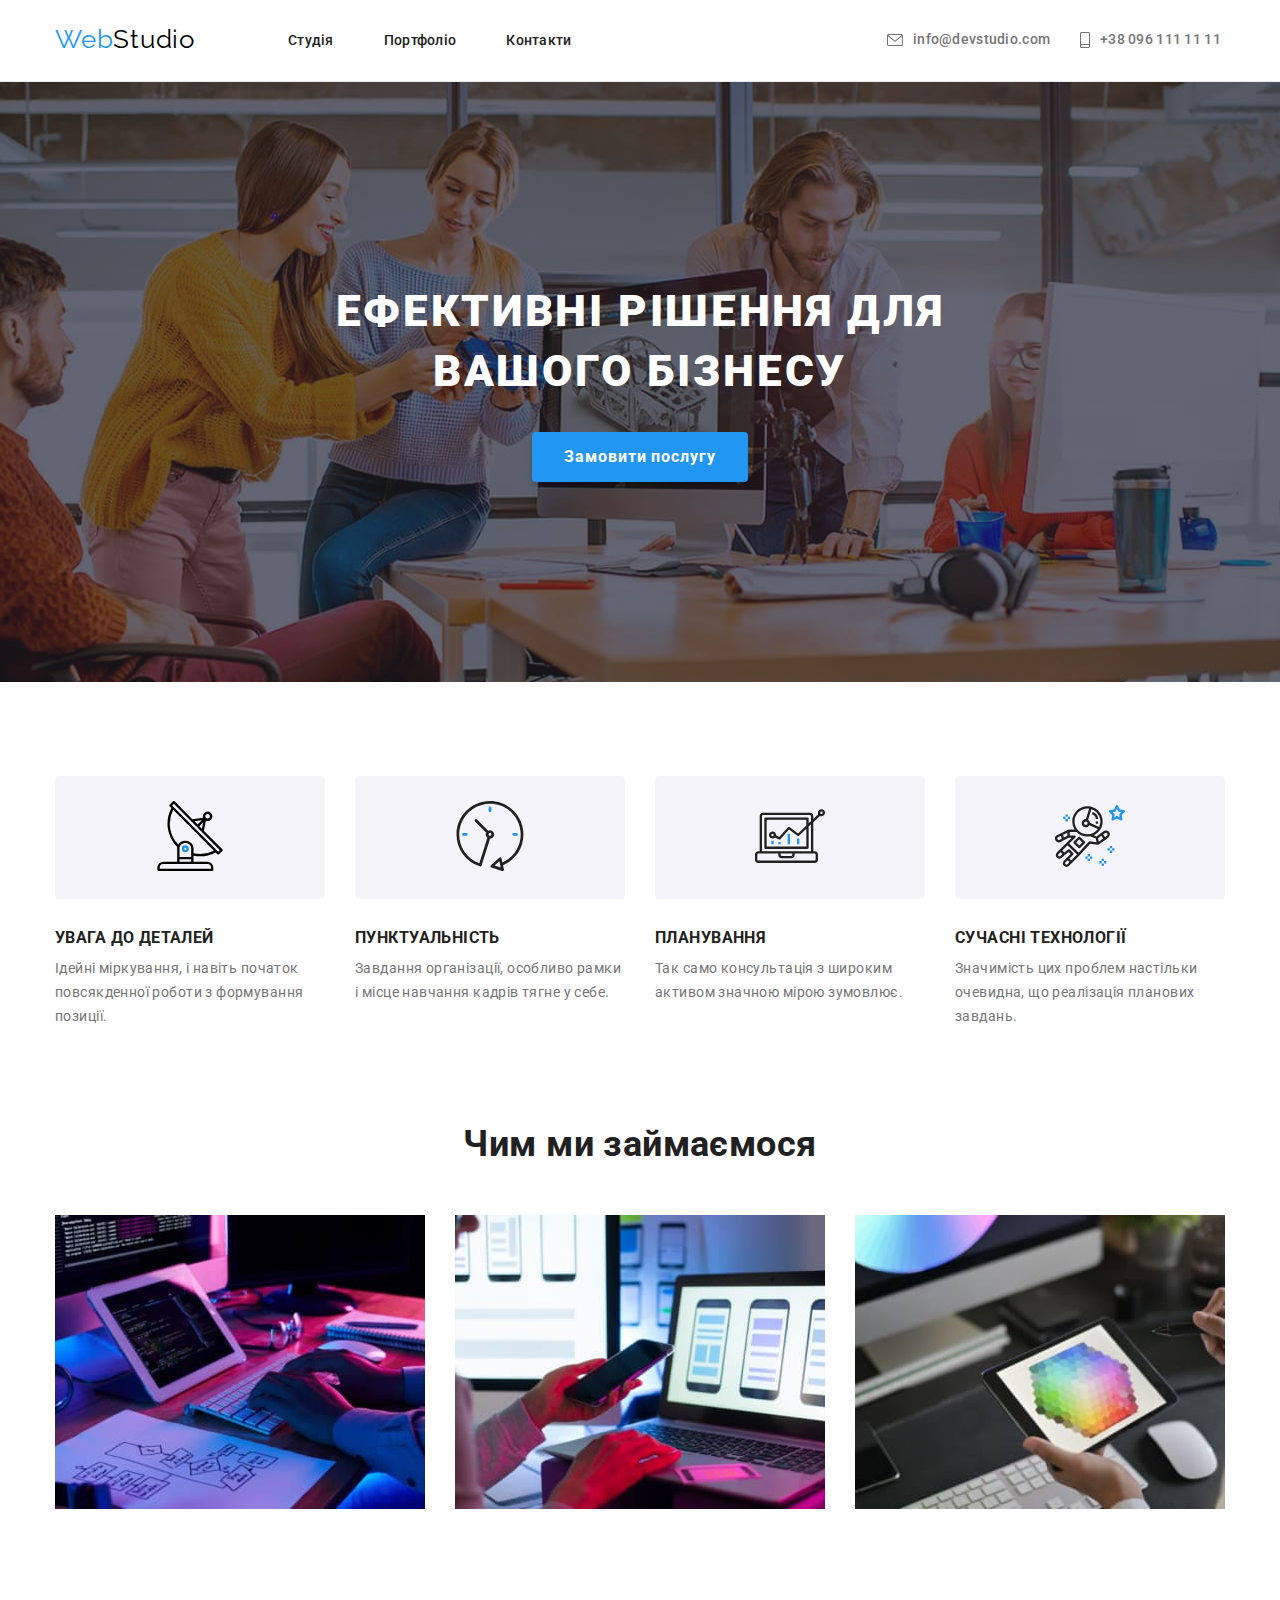
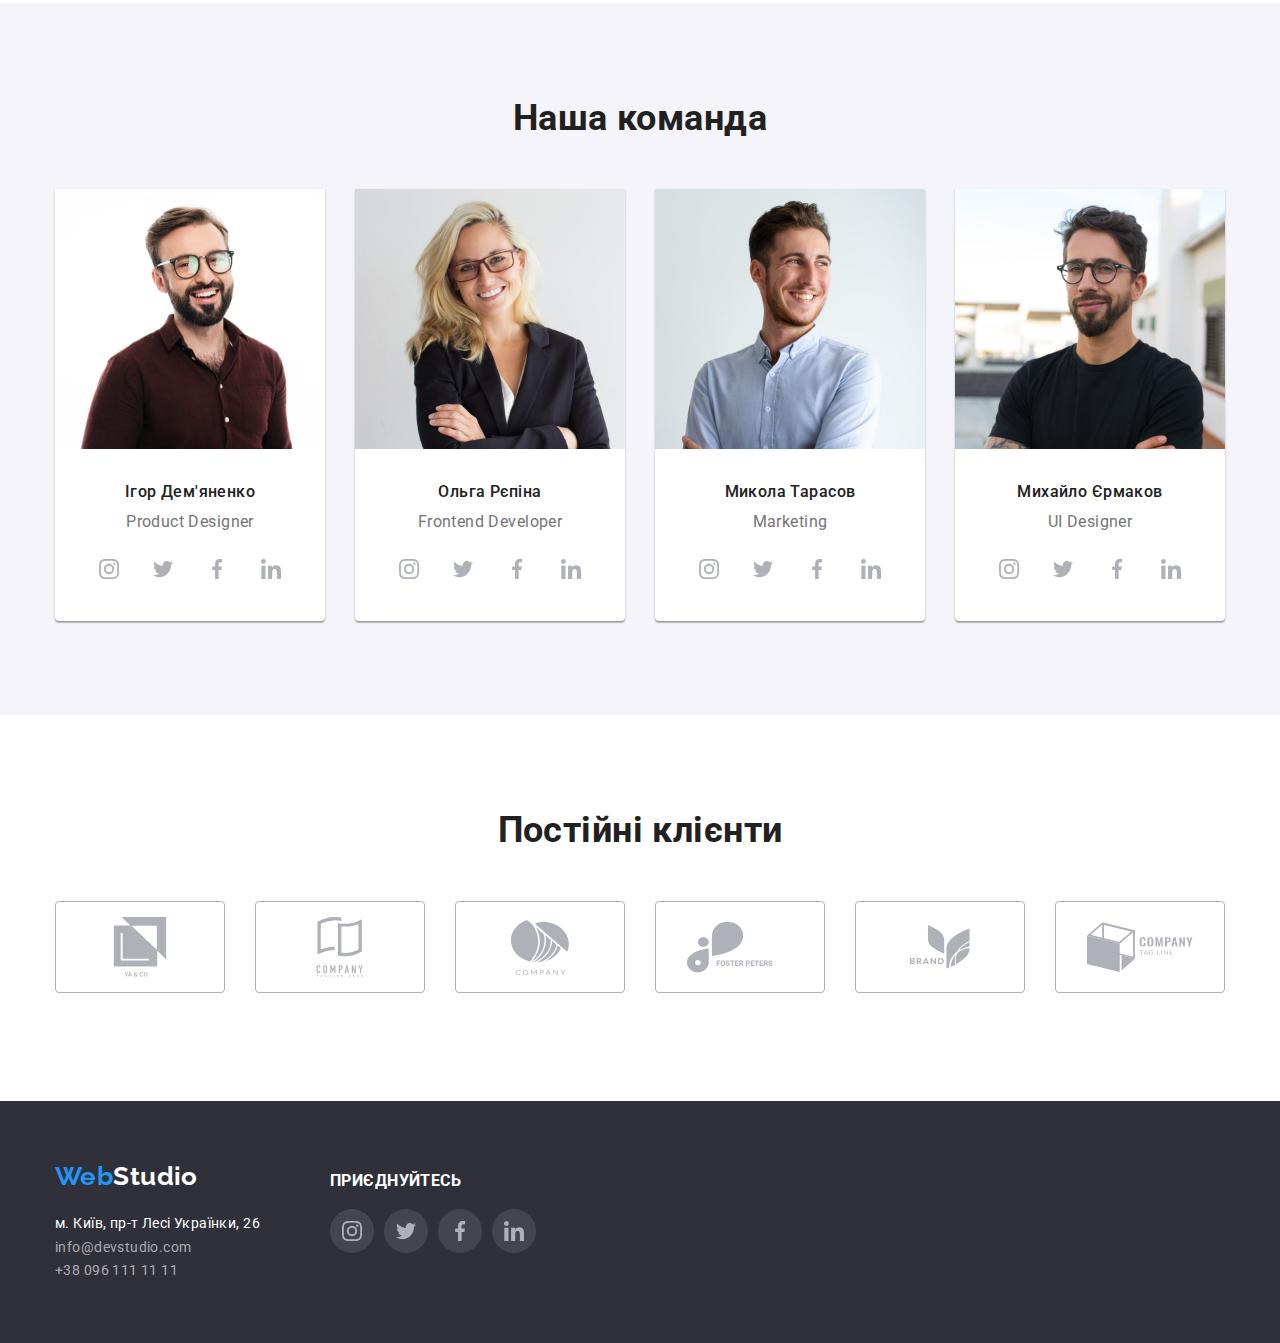
<file: index.html>
<!DOCTYPE html>
<html lang="en">
  <head>
    <meta charset="UTF-8" />
    <meta http-equiv="X-UA-Compatible" content="IE=edge" />
    <meta name="viewport" content="width=device-width, initial-scale=1.0" />
    <link rel="preconnect" href="https://fonts.googleapis.com" />
    <link rel="preconnect" href="https://fonts.gstatic.com" crossorigin />
    <link
      href="https://fonts.googleapis.com/css2?family=Raleway:wght@700&family=Roboto:wght@400;500;700;900&display=swap"
      rel="stylesheet"
    />
    <link rel="stylesheet" href="css/modern-normalize.css" />
    <link rel="stylesheet" href="css/styles.css" />
    <title>Studio</title>
  </head>
  <body>
    <!--Header-->
    <header class="header">
      <div class="container content">
        <nav class="navigation">
          <a href="./index.html" class="logo"
            ><span class="logo-web">Web</span
            ><span class="logo-studio">Studio</span>
          </a>
          <ul class="list-type-none">
            <li><a href="#" class="studio">Студія</a></li>
            <li><a href="./portfolio.html" class="portfolio">Портфоліо</a></li>
            <li><a href="Contact" class="contact">Контакти</a></li>
          </ul>
        </nav>
        <ul class="list-type-none-two">
          <li class="navigation">
            <a href="mailto:info@devstudio.com" class="mail"
              ><svg width="16" height="12" class="icon-envelope">
                <use href="./img/icons.svg#icon-envelope-hover-1"></use>
              </svg>info@devstudio.com</a
            >           
          </li>
          <li class="tel-hover navigation">
            <a href="tel:+380961111111" class="tel"><svg width="10" height="16" class="icon-smartphone">
              <use href="./img/icons.svg#icon-smartphone-1"></use>
            </svg>+38 096 111 11 11</a>
          </li>
        </ul>
      </div>
    </header>

    <!--Main-->
    <main>
      <!--Head-->
      <section class="section head">
        <div class="container">
          <h1 class="effective-solutions">
            Ефективні рішення для вашого бізнесу
          </h1>
          <button type="button" class="control-button">Замовити послугу</button>
        </div>
      </section>

      <!--Features-->
      <section class="section">
        <div class="container features">
          <h2 class="visually-hidden">Переваги</h2>
          <ul class="list">
            <li class="basis-size">
              <div class="icons">
                <svg width="70" height="70">
                  <use href="./img/icons.svg#icon-antenna-1"></use>
                </svg>
              </div>
              <h3 class="atention-to-detail">УВАГА ДО ДЕТАЛЕЙ</h3>
              <p class="paragraph-atention-to-detail">
                Ідейні міркування, і навіть початок повсякденної роботи з
                формування позиції.
              </p>
            </li>
            <li class="basis-size">
              <div class="icons">
                <svg width="70" height="70">
                  <use href="./img/icons.svg#icon-clock-1"></use>
                </svg>
              </div>
              <h3 class="punctuality">ПУНКТУАЛЬНІСТЬ</h3>
              <p class="paragraph-punctuality">
                Завдання організації, особливо рамки і місце навчання кадрів
                тягне у себе.
              </p>
            </li>
            <li class="basis-size">
              <div class="icons">
                <svg width="70" height="70">
                  <use href="./img/icons.svg#icon-diagram-1"></use>
                </svg>
              </div>
              <h3 class="planning">ПЛАНУВАННЯ</h3>
              <p class="pagargaph-planning">
                Так само консультація з широким активом значною мірою зумовлює.
              </p>
            </li>
            <li class="basis-size">
              <div class="icons">
                <svg width="70" height="70">
                  <use href="./img/icons.svg#icon-astronaut-1"></use>
                </svg>
              </div>
              <h3 class="modern-tehnology">СУЧАСНІ ТЕХНОЛОГІЇ</h3>
              <p class="paragraph-modern-tehnology">
                Значимість цих проблем настільки очевидна, що реалізація
                планових завдань.
              </p>
            </li>
          </ul>
        </div>
      </section>

      <!--Work-->
      <section class="section what-we-do-list">
        <div class="container">
          <h2 class="what-we-do">Чим ми займаємося</h2>
          <ul class="pictures-what-we-do">
            <li>
              <img
                class="process-writing-code"
                src="img/process-writing-code.jpg"
                alt="Process writing code"
                width="370"
                height="294"
              />
            </li>
            <li>
              <img
                class="development-of-a-mobile-application"
                src="img/development-of-a-mobile-application.jpg"
                alt="Development of a mobile application"
                width="370"
                height="294"
              />
            </li>
            <li>
              <img
                class="color-scheme"
                src="img/color-scheme.jpg"
                alt="Color scheme"
                width="370"
                height="294"
              />
            </li>
          </ul>
        </div>
      </section>

      <!--Team-->
      <section class="section our-team">
        <div class="container team">
          <h2 class="title-our-team">Наша команда</h2>
          <ul class="list-our-team">
            <li class="ihor-demyanenko">
              <img
                src="img/ihor-demyanenko-photo.jpg"
                alt="Ihor Demyanenko photo"
                width="270"
                height="260"
              />
              <div class="our-team-date">
                <h3 class="title-ihor-demyanenko">Ігор Дем'яненко</h3>
                <p class="paragraph-ihor-demyanenko">Product Designer</p>
              </div>
              <ul class="list-social-network">
                <li>
                  <a href="" class="link-icon">
                    <svg width="20" height="20" class="icon-instagram">
                      <use href="./img/icons.svg#icon-instagram-2"></use>
                    </svg>
                  </a>
                </li>
                <li>
                  <a href="" class="link-icon">
                    <svg width="20" height="20" class="icon-twitter">
                      <use href="./img/icons.svg#icon-twitter-1"></use>
                    </svg>
                  </a>
                </li>
                <li>
                  <a href="" class="link-icon">
                    <svg width="20" height="20" class="icon-facebook">
                      <use href="./img/icons.svg#icon-facebook-1"></use>
                    </svg>
                  </a>
                </li>
                <li>
                  <a href="" class="link-icon">
                    <svg width="20" height="20" class="icon-linkedin">
                      <use href="./img/icons.svg#icon-linkedin-1"></use>
                    </svg>
                  </a>
                </li>
              </ul>
            </li>
            <li class="olga-repina">
              <img
                src="img/olga-repina-photo.jpg"
                alt="Olga Repina photo"
                width="270"
                height="260"
              />
              <div class="our-team-date">
                <h3 class="title-olga-repina">Ольга Рєпіна</h3>
                <p class="paragraph-olga-repina">Frontend Developer</p>
              </div>
              <ul class="list-social-network">
                <li>
                  <a href="" class="link-icon">
                    <svg width="20" height="20" class="icon-instagram">
                      <use href="./img/icons.svg#icon-instagram-2"></use>
                    </svg>
                  </a>
                </li>
                <li>
                  <a href="" class="link-icon">
                    <svg width="20" height="20" class="icon-twitter">
                      <use href="./img/icons.svg#icon-twitter-1"></use>
                    </svg>
                  </a>
                </li>
                <li>
                  <a href="" class="link-icon">
                    <svg width="20" height="20" class="icon-facebook">
                      <use href="./img/icons.svg#icon-facebook-1"></use>
                    </svg>
                  </a>
                </li>
                <li>
                  <a href="" class="link-icon">
                    <svg width="20" height="20" class="icon-linkedin">
                      <use href="./img/icons.svg#icon-linkedin-1"></use>
                    </svg>
                  </a>
                </li>
              </ul>
            </li>
            <li class="mykola-tarasov">
              <img
                src="img/mykola-tarasov-photo.jpg"
                alt="Mykola Tarasov photo"
                width="270"
                height="260"
              />
              <div class="our-team-date">
                <h3 class="title-mykola-tarasov">Микола Тарасов</h3>
                <p class="pagragraph-mykola-tarasov">Marketing</p>
              </div>
              <ul class="list-social-network">
                <li>
                  <a href="" class="link-icon">
                    <svg width="20" height="20" class="icon-instagram">
                      <use href="./img/icons.svg#icon-instagram-2"></use>
                    </svg>
                  </a>
                </li>
                <li>
                  <a href="" class="link-icon">
                    <svg width="20" height="20" class="icon-twitter">
                      <use href="./img/icons.svg#icon-twitter-1"></use>
                    </svg>
                  </a>
                </li>
                <li>
                  <a href="" class="link-icon">
                    <svg width="20" height="20" class="icon-facebook">
                      <use href="./img/icons.svg#icon-facebook-1"></use>
                    </svg>
                  </a>
                </li>
                <li>
                  <a href="" class="link-icon">
                    <svg width="20" height="20" class="icon-linkedin">
                      <use href="./img/icons.svg#icon-linkedin-1"></use>
                    </svg>
                  </a>
                </li>
              </ul>
            </li>
            <li class="mykhailo-yermakov">
              <img
                src="img/mykhailo-yermakov-photo.jpg"
                alt="Mykhailo Yermakov photo"
                width="270"
                height="260"
              />
              <div class="our-team-date">
                <h3 class="title-mykhailo-yermakov">Михайло Єрмаков</h3>
                <p class="paragraphmykhailo-yermakov">UI Designer</p>
              </div>
              <ul class="list-social-network">
                <li>
                  <a href="" class="link-icon">
                    <svg width="20" height="20" class="icon-instagram">
                      <use href="./img/icons.svg#icon-instagram-2"></use>
                    </svg>
                  </a>
                </li>
                <li>
                  <a href="" class="link-icon">
                    <svg width="20" height="20" class="icon-twitter">
                      <use href="./img/icons.svg#icon-twitter-1"></use>
                    </svg>
                  </a>
                </li>
                <li>
                  <a href="" class="link-icon">
                    <svg width="20" height="20" class="icon-facebook">
                      <use href="./img/icons.svg#icon-facebook-1"></use>
                    </svg>
                  </a>
                </li>
                <li>
                  <a href="" class="link-icon">
                    <svg width="20" height="20" class="icon-linkedin">
                      <use href="./img/icons.svg#icon-linkedin-1"></use>
                    </svg>
                  </a>
                </li>
              </ul>
            </li>
          </ul>
        </div>
      </section>
      <section class="section">
        <div class="container">
          <h2 class="title-our-client">Постійні клієнти</h2>
          <ul class="regular-customers">
            <li>
              <a href="" class="button-icon-yaco">
                <svg width="106" height="60" class="icon-yaco">
                  <use href="./img/icons.svg#icon-YaCo"></use>
                </svg>
              </a>
            </li>
            <li>
              <a href="" class="button-icon-company-tagline-here">
                <svg width="106" height="60" class="icon-company-tagline-here">
                  <use href="./img/icons.svg#icon-Company-tagline-here"></use>
                </svg>
              </a>
            </li>
            <li>
              <a href="" class="button-icon-company">
                <svg width="106" height="60" class="icon-company">
                  <use href="./img/icons.svg#icon-Company"></use>
                </svg>
              </a>
            </li>
            <li>
              <a href="" class="button-icon-foster-peters">
                <svg width="106" height="60" class="icon-foster-peters">
                  <use href="./img/icons.svg#icon-Foster-Peters"></use>
                </svg>
              </a>
            </li>
            <li>
              <a href class="button-icon-brand">
                <svg width="106" height="60" class="icon-brand">
                  <use href="./img/icons.svg#icon-Brand"></use>
                </svg>
              </a>
            </li>
            <li>
              <a href class="button-icon-company-tag-line">
                <svg width="106" height="60" class="icon-company-tag-line">
                  <use href="./img/icons.svg#icon-Company-Tag-Line"></use>
                </svg>
              </a>
            </li>
          </ul>
        </div>
      </section>
    </main>

    <!--Footer-->
    <footer class="basement-studio">
      <div class="container navigation">
        <div>
          <a href="./index.html" class="basement-logo"
            ><span class="basement-logo-web">Web</span
            ><span class="basement-logo-studio">Studio</span></a
          >
          <address>
            <p class="basement-street">м. Київ, пр-т Лесі Українки, 26</p>
            <ul class="basement-contact">
              <li>
                <a href="mailto:info@devstudio.com" class="basement-mail"
                  >info@devstudio.com</a
                >
              </li>
              <li>
                <a href="tel:+380961111111" class="basement-tel"
                  >+38 096 111 11 11</a
                >
              </li>
            </ul>
          </address>
        </div>
        <div class="block-join-in">
          <h3 class="join-in">приєднуйтесь</h3>
          <ul class="footer-list-social-network">
            <li>
              <a href="" class="link-icon-social-network">
                <svg width="20" height="20" class="icon-instagram">
                  <use href="./img/icons.svg#icon-instagram-2"></use>
                </svg>
              </a>
            </li>
            <li>
              <a href="" class="link-icon-social-network">
                <svg width="20" height="20" class="icon-twitter">
                  <use href="./img/icons.svg#icon-twitter-1"></use>
                </svg>
              </a>
            </li>
            <li>
              <a href="" class="link-icon-social-network">
                <svg width="20" height="20" class="icon-facebook">
                  <use href="./img/icons.svg#icon-facebook-1"></use>
                </svg>
              </a>
            </li>
            <li>
              <a href="" class="link-icon-social-network">
                <svg width="20" height="20" class="icon-linkedin">
                  <use href="./img/icons.svg#icon-linkedin-1"></use>
                </svg>
              </a>
            </li>
          </ul>
        </div>
      </div>
    </footer>
  </body>
</html>
</file>
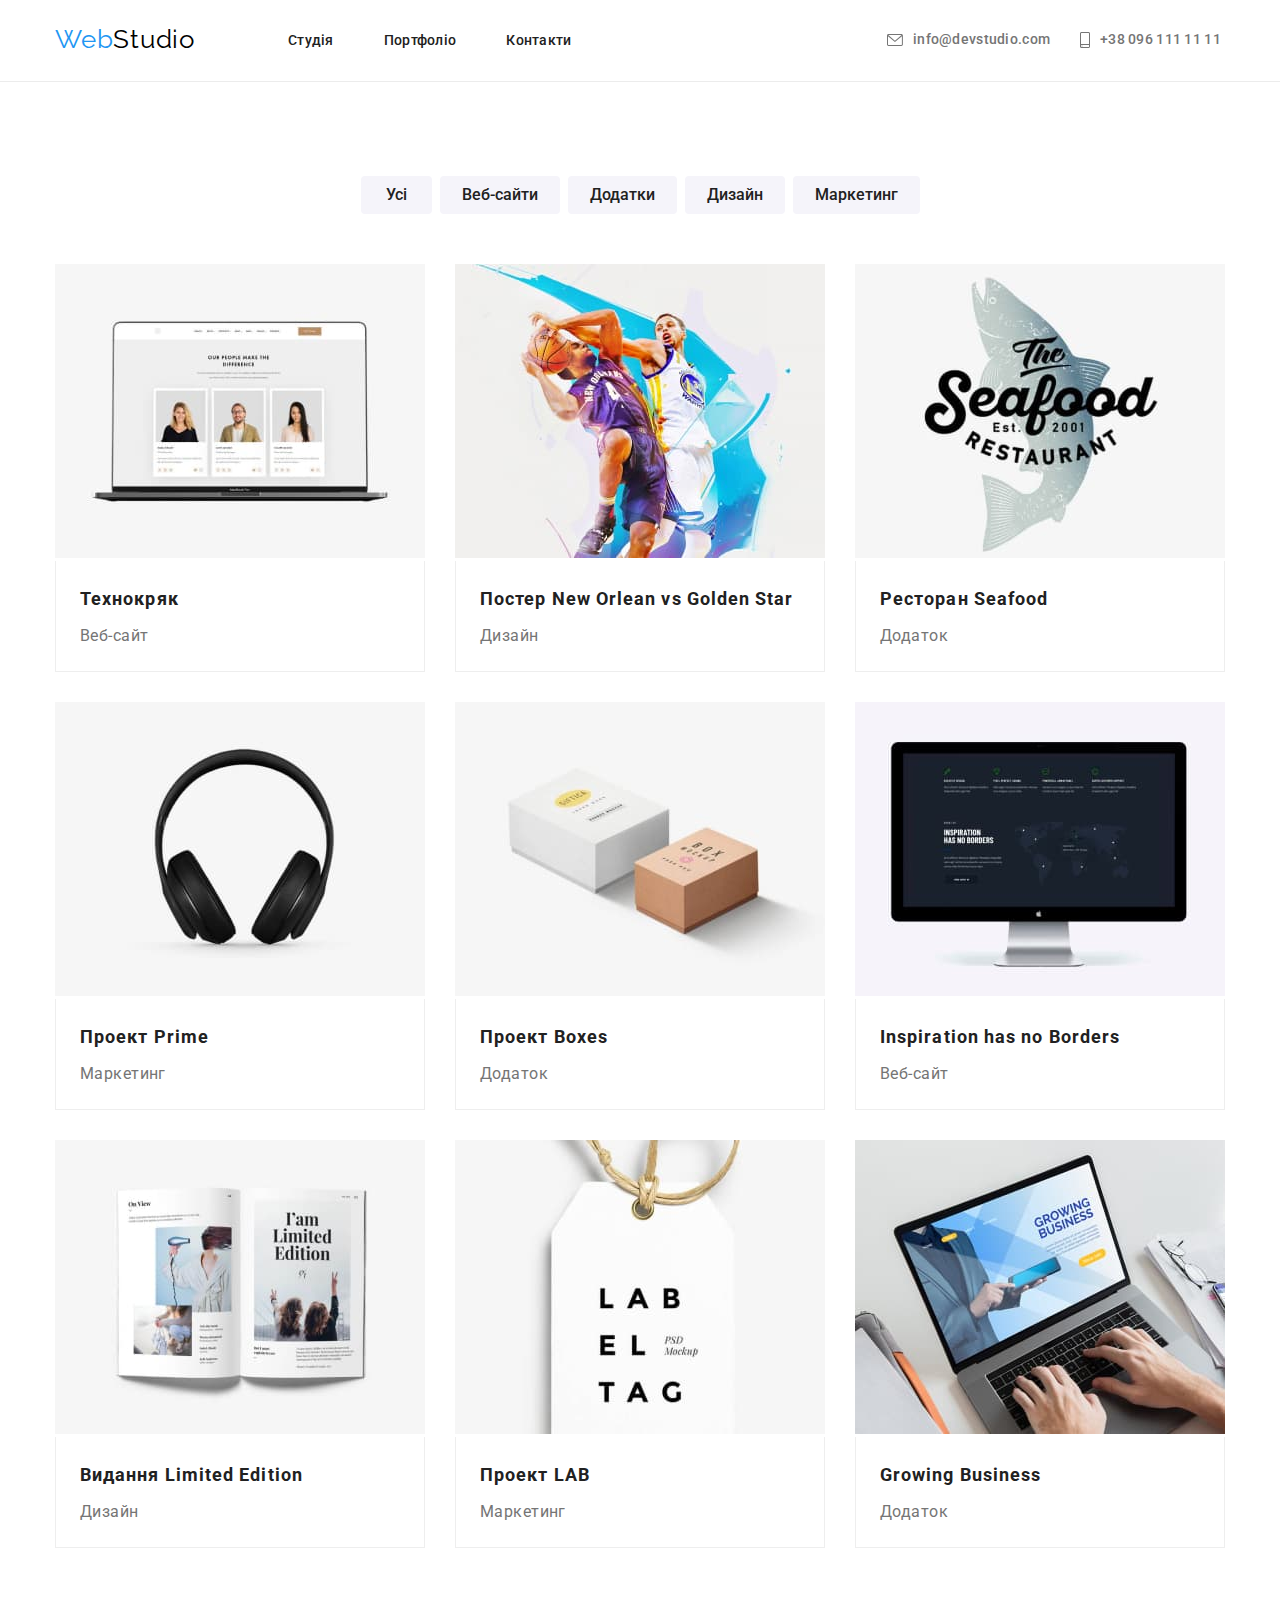
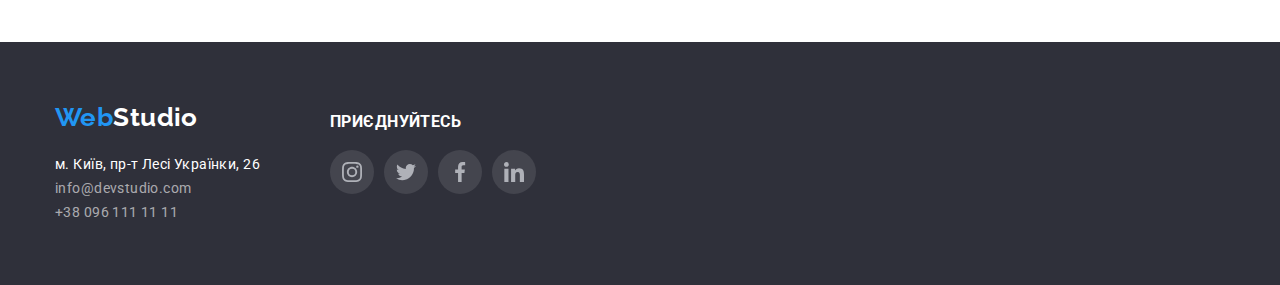
<file: portfolio.html>
<!DOCTYPE html>
<html lang="en">
  <head>
    <meta charset="UTF-8" />
    <meta http-equiv="X-UA-Compatible" content="IE=edge">
    <meta name="viewport" content="width=device-width, initial-scale=1.0">
    <link rel="preconnect" href="https://fonts.googleapis.com">
    <link rel="preconnect" href="https://fonts.gstatic.com" crossorigin>
    <link
      href="https://fonts.googleapis.com/css2?family=Raleway:wght@700&family=Roboto:wght@400;500;700;900&display=swap"
      rel="stylesheet"
    >
    <link rel="stylesheet" href="css/modern-normalize.css">
    <link rel="stylesheet" href="css/styles.css">

    <title>Portfolio</title>
  </head>
  <body>
    
    <!--Header-->
    <header class="header">
      <div class="container  content">
        <nav class="navigation">
          <a href="./index.html" class="logo"
            ><span class="logo-web">Web</span
            ><span class="logo-studio">Studio</span>
          </a>
          <ul class="list-type-none">
            <li><a href="./index.html" class="studio">Студія</a></li>
            <li><a href="#" class="portfolio">Портфоліо</a></li>
            <li><a href="Contact" class="contact">Контакти</a></li>
          </ul>
        </nav>
        <ul class="list-type-none-two">
          <li class="navigation">
            <a href="mailto:info@devstudio.com" class="mail"
              ><svg width="16" height="12" class="icon-envelope">
                <use href="./img/icons.svg#icon-envelope-hover-1"></use>
              </svg>info@devstudio.com</a
            >           
          </li>
          <li class="tel-hover navigation">
            <a href="tel:+380961111111" class="tel"><svg width="10" height="16" class="icon-smartphone">
              <use href="./img/icons.svg#icon-smartphone-1"></use>
            </svg>+38 096 111 11 11</a>
          </li>
        </ul>
      </div>
    </header>

    <!--Main-->
    <main>
      <!--Section-->
      <section class="section projects">
        <div class="container filters">
          <ul class="filter-list">
            <li>
              <button type="button" class="button-all">Усі</button>
            </li>
            <li>
              <button type="button" class="button-web-site">Веб-сайти</button>
            </li>
            <li>
              <button type="button" class="button-applications">Додатки</button>
            </li>
            <li>
              <button type="button" class="button-design">Дизайн</button>
            </li>
            <li>
              <button type="button" class="button-marketing">Маркетинг</button>
            </li>
          </ul>
        </div>
        <div class="container">
          <ul class="project-list">
            <li class="addentum">
              <img
                src="img/addendum.jpg"
                alt="Addendum"
                width="370"
                height="294"
              >
              <div class="project-date">
                <h3 class="title-addentum">Технокряк</h3>
                <p class="paragraph-addentum">Веб-сайт</p>
              </div>
            </li>
            <li class="new-orlean-golden-star-poster">
              <img
                src="img/new-orlean-golden-star-poster.jpg"
                alt="New Orlean vs Golden Star poster"
                width="370" height="294"
              >
              <div class="project-date">
                <h3 class="title-new-orlean-golden-star-poster">
                  Постер New Orlean vs Golden Star
                </h3>
                <p class="paragraph-new-orlean-golden-star-poster">Дизайн</p>
              </div>
            </li>
            <li class="seafood-restaurant">
              <img src="img/seafood-restaurant.jpg" alt="Seafood Restaurant"  width="370" height="294" />
              <div class="project-date">
                <h3 class="title-seafood-restaurant">Ресторан Seafood</h3>
                <p class="paragraph-seafood-restaurant">Додаток</p>
              </div>
            </li>
            <li class="project-prime">
              <img
                src="img/project-prime.jpg"
                alt="Project Prime"
                width="370"
                height="294"
              >
              <div class="project-date">
                <h3 class="title-project-prime">Проект Prime</h3>
                <p class="paragraph-project-prime">Маркетинг</p>
              </div>
            </li>
            <li class="project-boxes">
              <img
                src="img/project-boxes.jpg"
                alt="Project Boxes"
                width="370"
                height="294"
              >
              <div class="project-date">
                <h3 class="title-project-boxes">Проект Boxes</h3>
                <p class="paragraph-project-boxes">Додаток</p>
              </div>
            </li>
            <li class="inspiration-has-no-borders">
              <img
                src="img/inspiration-has-no-borders.jpg"
                alt="Inspiration has no Borders"
                width="370" height="294"
              >
              <div class="project-date">
                <h3 class="title-inspiration-has-no-borders">
                  Inspiration has no Borders
                </h3>
                <p class="paragraph-inspiration-has-no-borders">Веб-сайт</p>
              </div>
            </li>
            <li class="limited-edition">
              <img src="img/limited-edition.jpg" alt="Limited Edition"  width="370" height="294" />
              <div class="project-date">
                <h3 class="title-limited-edition">Видання Limited Edition</h3>
                <p class="paragraph-limited-edition">Дизайн</p>
              </div>
            </li>
            <li class="project-lab" >
              <img src="img/project-lab.jpg" alt="Project LAB" width="370" height="294"/>
              <div class="project-date">
                <h3 class="title-project-lab">Проект LAB</h3>
                <p class="paragraph-project-lab">Маркетинг</p>
              </div>
            </li>
            <li class="growing-business" >
              <img src="img/growing-business.jpg" alt="Growing Business" width="370" height="294" />
              <div class="project-date">
                <h3 class="title-growing-business">Growing Business</h3>
                <p class="paragraph-growing-business">Додаток</p>
              </div>
            </li>
          </ul>
        </div>
      </section>
    </main>

    <!--Footer-->
    <footer class="basement-studio">
      <div class="container navigation">
        <div>
          <a href="./index.html" class="basement-logo"
            ><span class="basement-logo-web">Web</span
            ><span class="basement-logo-studio">Studio</span></a
          >
          <address>
            <p class="basement-street">м. Київ, пр-т Лесі Українки, 26</p>
            <ul class="basement-contact">
              <li>
                <a href="mailto:info@devstudio.com" class="basement-mail"
                  >info@devstudio.com</a
                >
              </li>
              <li>
                <a href="tel:+380961111111" class="basement-tel"
                  >+38 096 111 11 11</a
                >
              </li>
            </ul>
          </address>
        </div>
        <div class="block-join-in">
          <h3 class="join-in">приєднуйтесь</h3>
          <ul class="footer-list-social-network">
            <li>
              <a href="" class="link-icon-social-network">
                <svg width="20" height="20" class="icon-instagram">
                  <use href="./img/icons.svg#icon-instagram-2"></use>
                </svg>
              </a>
            </li>
            <li>
              <a href="" class="link-icon-social-network">
                <svg width="20" height="20" class="icon-twitter">
                  <use href="./img/icons.svg#icon-twitter-1"></use>
                </svg>
              </a>
            </li>
            <li>
              <a href="" class="link-icon-social-network">
                <svg width="20" height="20" class="icon-facebook">
                  <use href="./img/icons.svg#icon-facebook-1"></use>
                </svg>
              </a>
            </li>
            <li>
              <a href="" class="link-icon-social-network">
                <svg width="20" height="20" class="icon-linkedin">
                  <use href="./img/icons.svg#icon-linkedin-1"></use>
                </svg>
              </a>
            </li>
          </ul>
        </div>
      </div>
    </footer>
  </body>
</html>
</file>
<file: css/styles.css>
:root {
  --primary-text-color: #757575;
  --title-text-color: #212121;
  --accent-color: #2196f3;
  --secondary-color: #ffffff;
  --color: #000000;
  --third-color: rgba(255, 255, 255, 0.6);
  --icon-color:#AFB1B8;
}

/* Body*/
body {
  font-family: "Roboto", sans-serif;
  color: var(--title-text-color);
  font-size: 14px;
  background-color: #ffffff;
  letter-spacing: 0.03em;
  margin: 0;
}

.section {
  padding-top: 94px;
  padding-bottom: 94px;
}

.container {
  width: 1200px;
  padding-left: 15px;
  padding-right: 15px;
  margin-left: auto;
  margin-right: auto;
}

/* Header */

.header {
  display: block;
  border-bottom: 1px solid #ececec;
  padding: 0;
}

.content {
  display: flex;
}

/* Nav */
.navigation {
  display: flex;
}

/* Logo */
.logo {
  font-family: "Raleway", sans-serif;
  font-size: 26px;
  line-height: 1.19;
  letter-spacing: 0.03em;
  text-decoration: none;
  padding: 24px 0 25px 0;
  align-items: center;
}

.logo-web {
  color: var(--accent-color);
}

.logo-studio {
  color: var(--color);
}

/* Studio */
.list-type-none {
  width: 281px;
  list-style-type: none;
  display: flex;
  gap: 50px;
  margin: 0;
  padding: 0;
  margin-left: 93px;
  padding: 32px 0;
}

.studio {
  font-weight: 500;
  line-height: 1.14;
  letter-spacing: 0.02em;
  color: var(--title-text-color);
  text-decoration: none;
}

.studio:hover,
.studio:focus {
  color: var(--accent-color);
}

/* Portfolio */
.portfolio {
  font-weight: 500;
  line-height: 1.14;
  letter-spacing: 0.02em;
  color: var(--title-text-color);
  text-decoration: none;
}

.portfolio:hover,
.portfolio:focus {
  color: var(--accent-color);
}

/* Contact */
.contact {
  font-weight: 500;
  line-height: 1.14;
  letter-spacing: 0.02em;
  color: var(--title-text-color);
  text-decoration: none;
}

.contact:hover,
.contact:focus {
  color: var(--accent-color);
}

.list-type-none-two {
  list-style-type: none;
  display: flex;
  margin: 0;
  padding: 0;
  margin-left: 318px;
  padding: 32px 0;
}

/*Mail*/
.icon-envelope{
  fill: currentColor;
  cursor: pointer;
  margin-right: 10px;
  vertical-align: middle;
}

.mail {
  font-weight: 500;
  line-height: 1.14;
  letter-spacing: 0.02em;
  color: var(--primary-text-color);
  text-decoration: none;
}

.mail:hover,
.mail:hover .icon-envelope,
.mail:focus,
.mail:focus  .icon-envelope,
.tel:hover,
.tel:hover .icon-smartphone,
.tel:focus .icon-smartphone,
.tel:focus{
  color: var(--accent-color);
  fill: var(--accent-color);
}

/*Telephone number*/
.icon-smartphone{
  fill: currentColor;
  cursor: pointer;
  margin-right: 10px;
  vertical-align: middle;
}

.tel {
  margin-left: 30px;
  font-weight: 500;
  line-height: 1.14;
  letter-spacing: 0.02em;
  color: var(--primary-text-color);
  text-decoration: none;
}

/*Head*/

.head {
  padding: 200px 0;
  background: #c4c4c4;
  margin: 0;
  max-width: 1600px;
  text-align: center;
  margin-left: auto;
  margin-right: auto;
  background-image: linear-gradient(
      to right,
      rgba(47, 48, 58, 0.4),
      rgba(47, 48, 58, 0.4)
    ),
    url(../img/backgroung-img.jpg);
  background-repeat: no-repeat;
  background-size: cover;
  background-position: center;
}

.effective-solutions {
  font-weight: 900;
  font-size: 44px;
  line-height: 1.36;
  letter-spacing: 0.06em;
  text-align: center;
  text-transform: uppercase;
  color: var(--secondary-color);
  margin: 0;
  padding-bottom: 30px;
  width: 696px;
  margin-left: auto;
  margin-right: auto;
}

/*Buttom*/
.control-button {
  display: inline-block;
  padding: 10px 32px;
  background-color: #2196f3;
  color: var(--secondary-color);
  border: 0;
  cursor: pointer;
  font-family: "Roboto";
  box-shadow: 0px 4px 4px rgba(0, 0, 0, 0.15);
  border-radius: 4px;
  font-weight: 700;
  font-size: 16px;
  line-height: 1.875;
  letter-spacing: 0.06em;
}

.control-button:hover {
  background-color: #188ce8;
}

.visually-hidden {
  position: absolute;
  white-space: nowrap;
  width: 1px;
  height: 1px;
  overflow: hidden;
  border: 0;
  padding: 0;
  clip: rect(0 0 0 0);
  clip-path: inset(50%);
  margin: -1px;
}

.list {
  list-style-type: none;
  padding: 0;
  margin: 0;
  display: flex;
  gap: 30px;
}

.basis-size {
  flex-basis: calc((100% - 90px) / 4);
}

.icons{
  margin-bottom: 30px;
  background: #F5F4FA;
  border-radius: 4px;
  padding: 25px 100px;
}

.atention-to-detail,
.punctuality,
.planning,
.modern-tehnology {
  font-weight: 700;
  line-height: 1.14;
  text-transform: uppercase;
  color: var(--title-text-color);
  margin: 0;
  padding-bottom: 10px;
}

.paragraph-atention-to-detail,
.paragraph-punctuality,
.pagargaph-planning,
.paragraph-modern-tehnology {
  line-height: 1.71;
  color: var(--primary-text-color);
  margin: 0;
}

.what-we-do-list {
  padding-top: 0;
}

.what-we-do {
  font-weight: 700;
  font-size: 36px;
  line-height: 1.17;
  text-align: center;
  color: var(--title-text-color);
  margin: 0;
}

.pictures-what-we-do {
  list-style-type: none;
  margin: 0;
  padding: 0;
  display: flex;
  margin-top: 50px;
  gap: 30px;
}

.process-writing-code {
  mix-blend-mode: normal;
}

.process-writing-code,
.development-of-a-mobile-application,
.color-scheme {
  display: block;
}

.our-team {
  background: #f5f4fa;
}

.title-our-team, .title-our-client {
  font-weight: 700;
  font-size: 36px;
  line-height: 1.17;
  text-align: center;
  color: var(--title-text-color);
  margin: 0;
}

.list-our-team {
  list-style-type: none;
  padding: 0;
  margin: 0;
  margin-top: 50px;
  display: flex;
  gap: 30px;
}

.ihor-demyanenko {
  background: #ffffff;
  box-shadow: 0px 1px 3px rgba(0, 0, 0, 0.12), 0px 1px 1px rgba(0, 0, 0, 0.14),
    0px 2px 1px rgba(0, 0, 0, 0.2);
  border-radius: 0px 0px 4px 4px;
}
.our-team-date {
  margin: 0;
  padding: 30px 0 0 0;
}

.title-ihor-demyanenko,
.title-olga-repina,
.title-mykola-tarasov,
.title-mykhailo-yermakov {
  font-weight: 500;
  font-size: 16px;
  line-height: 1.19;
  text-align: center;
  color: var(--title-text-color);
  margin: 0;
}

.paragraph-ihor-demyanenko,
.paragraph-olga-repina,
.pagragraph-mykola-tarasov,
.paragraphmykhailo-yermakov {
  font-size: 16px;
  line-height: 1.19;
  text-align: center;
  color: var(--primary-text-color);
  margin: 0;
  padding-top: 10px;
}

.list-social-network{
  display: flex;
  list-style-type: none;
  padding: 0;
  justify-content: center;
  gap: 10px;
  padding: 16px 0 30px 0;
}

.link-icon{
  display: flex;
  padding: 12px;
  border-radius: 50%;
  justify-content: center;
  align-items: center;
}

.icon-instagram,
.icon-twitter,
.icon-facebook,
.icon-linkedin{
  fill: var(--icon-color);
}

.link-icon:hover .icon-instagram,
.link-icon:hover .icon-twitter,
.link-icon:hover .icon-facebook,
.link-icon:hover .icon-linkedin,
.link-icon:focus .icon-instagram,
.link-icon:focus .icon-twitter,
.link-icon:focus .icon-facebook,
.link-icon:focus .icon-linkedin{
  fill: var(--secondary-color);
}

.link-icon:hover,
.link-icon:focus{
  background-color: #2196F3;
}

.olga-repina,
.mykola-tarasov,
.mykhailo-yermakov {
  background: #ffffff;
  box-shadow: 0px 1px 3px rgba(0, 0, 0, 0.12), 0px 1px 1px rgba(0, 0, 0, 0.14),
    0px 2px 1px rgba(0, 0, 0, 0.2);
  border-radius: 0px 0px 4px 4px;
}

.title-our-client{
  margin-bottom: 50px;
}

.regular-customers{
  display: flex;
  list-style-type: none;
  gap: 30px;
  padding: 0;
}

.button-icon-yaco,
.button-icon-company-tagline-here,
.button-icon-company,
.button-icon-foster-peters,
.button-icon-brand,
.button-icon-company-tag-line{
  display: flex;
  padding: 15px 31px;
  border: 1px solid #AFB1B8;
  border-radius: 4px;
  background-color: transparent;
  cursor: pointer;
}

.icon-yaco,
.icon-company-tagline-here,
.icon-company,
.icon-foster-peters,
.icon-brand,
.icon-company-tag-line{
  fill: var(--icon-color);
}

.button-icon-yaco:hover,
.button-icon-yaco:hover .icon-yaco,
.button-icon-company-tagline-here:hover,
.button-icon-company-tagline-here:hover .icon-company-tagline-here,
.button-icon-company:hover,
.button-icon-company:hover .icon-company,
.button-icon-foster-peters:hover,
.button-icon-foster-peters:hover .icon-foster-peters,
.button-icon-brand:hover,
.button-icon-brand:hover .icon-brand,
.button-icon-company-tag-line:hover,
.button-icon-company-tag-line:hover .icon-company-tag-line,
.button-icon-yaco:focus,
.button-icon-yaco:focus .icon-yaco,
.button-icon-company-tagline-here:focus,
.button-icon-company-tagline-here:focus .icon-company-tagline-here,
.button-icon-company:focus,
.button-icon-company:focus .icon-company,
.button-icon-foster-peters:focus,
.button-icon-foster-peters:focus .icon-foster-peters,
.button-icon-brand:focus,
.button-icon-brand:focus .icon-brand,
.button-icon-company-tag-line:focus,
.button-icon-company-tag-line:focus .icon-company-tag-line{
  border-color: #2196F3;
  fill: #2196F3;
}

/*Footer*/

.basement-studio {
  background: #2f303a;
  padding-top: 60px;
  padding-bottom: 60px;
}

.basement-logo {
  font-family: "Raleway";
  font-weight: 700;
  font-size: 26px;
  line-height: 1.19;
  text-decoration: none;
}

.basement-logo-web {
  color: var(--accent-color);
}

.basement-logo-studio {
  color: var(--secondary-color);
}

.basement-street {
  line-height: 1.71;
  color: var(--secondary-color);
  font-style: normal;
  margin: 0;
  margin-top: 20px;
}

.basement-contact {
  list-style-type: none;
  margin: 0;
  padding: 0;
}

.basement-mail,
.basement-tel {
  font-style: normal;
  line-height: 1.71;
  color: var(--third-color);
  text-decoration: none;
  margin-top: 9px;
}

.basement-mail:hover,
.basement-tel:hover,
.basement-mail:focus,
.basement-tel:focus {
  color: var(--accent-color);
}

.block-join-in{
  margin-left: 70px;
}

.join-in{
  font-weight: 700;
  line-height: 16px;
  text-transform: uppercase;
  color: var(--secondary-color);
  margin: 0;
  padding-top: 12px;
}

.footer-list-social-network{
  margin: 0;
  padding: 0;
  display: flex;
  list-style-type: none;
  gap: 10px;
  margin-top: 20px;
}

.link-icon-social-network{
  padding: 12px;
  border-radius: 50%;
  background: rgba(255, 255, 255, 0.1);
  display: flex;
  justify-content: center;
  align-items: center;
}

.link-icon-social-network:hover .icon-instagram,
.link-icon-social-network:hover .icon-twitter,
.link-icon-social-network:hover .icon-facebook,
.link-icon-social-network:hover .icon-linkedin,
.link-icon-social-network:focus .icon-instagram,
.link-icon-social-network:focus .icon-twitter,
.link-icon-social-network:focus .icon-facebook,
.link-icon-social-network:focus .icon-linkedin{
  fill: var(--secondary-color);
}

.link-icon-social-network:hover,
.link-icon-social-network:focus{
  background-color: var(--accent-color);
}

/*Page Portfolio*/
.filters {
  margin-bottom: 50px;
}

.filter-list {
  list-style-type: none;
  padding: 0;
  margin: 0;
  display: flex;
  gap: 8px;
  justify-content: center;
}

.button-all:hover,
.button-web-site:hover,
.button-applications:hover,
.button-design:hover,
.button-marketing:hover,
.button-all:focus,
.button-web-site:focus,
.button-applications:focus,
.button-design:focus,
.button-marketing:focus {
  cursor: pointer;
  color: var(--secondary-color);
  background: #2196f3;
  box-shadow: 0px 3px 1px rgba(0, 0, 0, 0.1), 0px 1px 2px rgba(0, 0, 0, 0.08),
    0px 2px 2px rgba(0, 0, 0, 0.12);
  border-radius: 4px;
}

.button-all {
  display: inline-block;
  padding: 6px 25px;
  background: #f5f4fa;
  background-color: transparent;
  border-radius: 4px;
  font-weight: 500;
  font-size: 16px;
  line-height: 1.625;
  text-align: center;
  color: var(--title-text-color);
  border: 0;
  background: #f5f4fa;
  border-radius: 4px;
}

.button-web-site,
.button-applications,
.button-design,
.button-marketing {
  display: inline-block;
  padding: 6px 22px;
  background: #f5f4fa;
  background-color: transparent;
  border-radius: 4px;
  font-weight: 500;
  font-size: 16px;
  line-height: 1.625;
  text-align: center;
  color: var(--title-text-color);
  border: 0;
  background: #f5f4fa;
  border-radius: 4px;
}

.project-list {
  list-style-type: none;
  margin: 0;
  padding: 0;
  display: flex;
  flex-wrap: wrap;
  gap: 30px;
}

.addentum,
.new-orlean-golden-star-poster,
.seafood-restaurant,
.project-prime,
.project-boxes,
.inspiration-has-no-borders,
.limited-edition,
.project-lab,
.growing-business {
  flex-basis: calc((100% / 3) - 60px);
}

.addentum:hover,
.new-orlean-golden-star-poster:hover,
.seafood-restaurant:hover,
.project-prime:hover,
.project-boxes:hover,
.inspiration-has-no-borders:hover,
.limited-edition:hover,
.project-lab:hover,
.growing-business:hover { 
  box-shadow: 0px 1px 1px rgba(0, 0, 0, 0.12), 0px 4px 4px rgba(0, 0, 0, 0.06),
    1px 4px 6px rgba(0, 0, 0, 0.16);
}

.project-list div {
  border: 1px solid #eeeeee;
  border-top: none;
}

.project-date {
  padding: 20px 24px;
}

.title-addentum,
.title-new-orlean-golden-star-poster,
.title-seafood-restaurant,
.title-project-prime,
.title-project-boxes,
.title-inspiration-has-no-borders,
.title-limited-edition,
.title-project-lab,
.title-growing-business {
  font-weight: 700;
  font-size: 18px;
  line-height: 2;
  letter-spacing: 0.06em;
  color: var(--title-text-color);
  margin: 0;
}

.paragraph-addentum,
.paragraph-new-orlean-golden-star-poster,
.paragraph-seafood-restaurant,
.paragraph-project-prime,
.paragraph-project-boxes,
.paragraph-inspiration-has-no-borders,
.paragraph-limited-edition,
.paragraph-project-lab,
.paragraph-growing-business {
  font-size: 16px;
  line-height: 1.875;
  color: var(--primary-text-color);
  margin: 0;
  padding-top: 4px;
}
</file>
